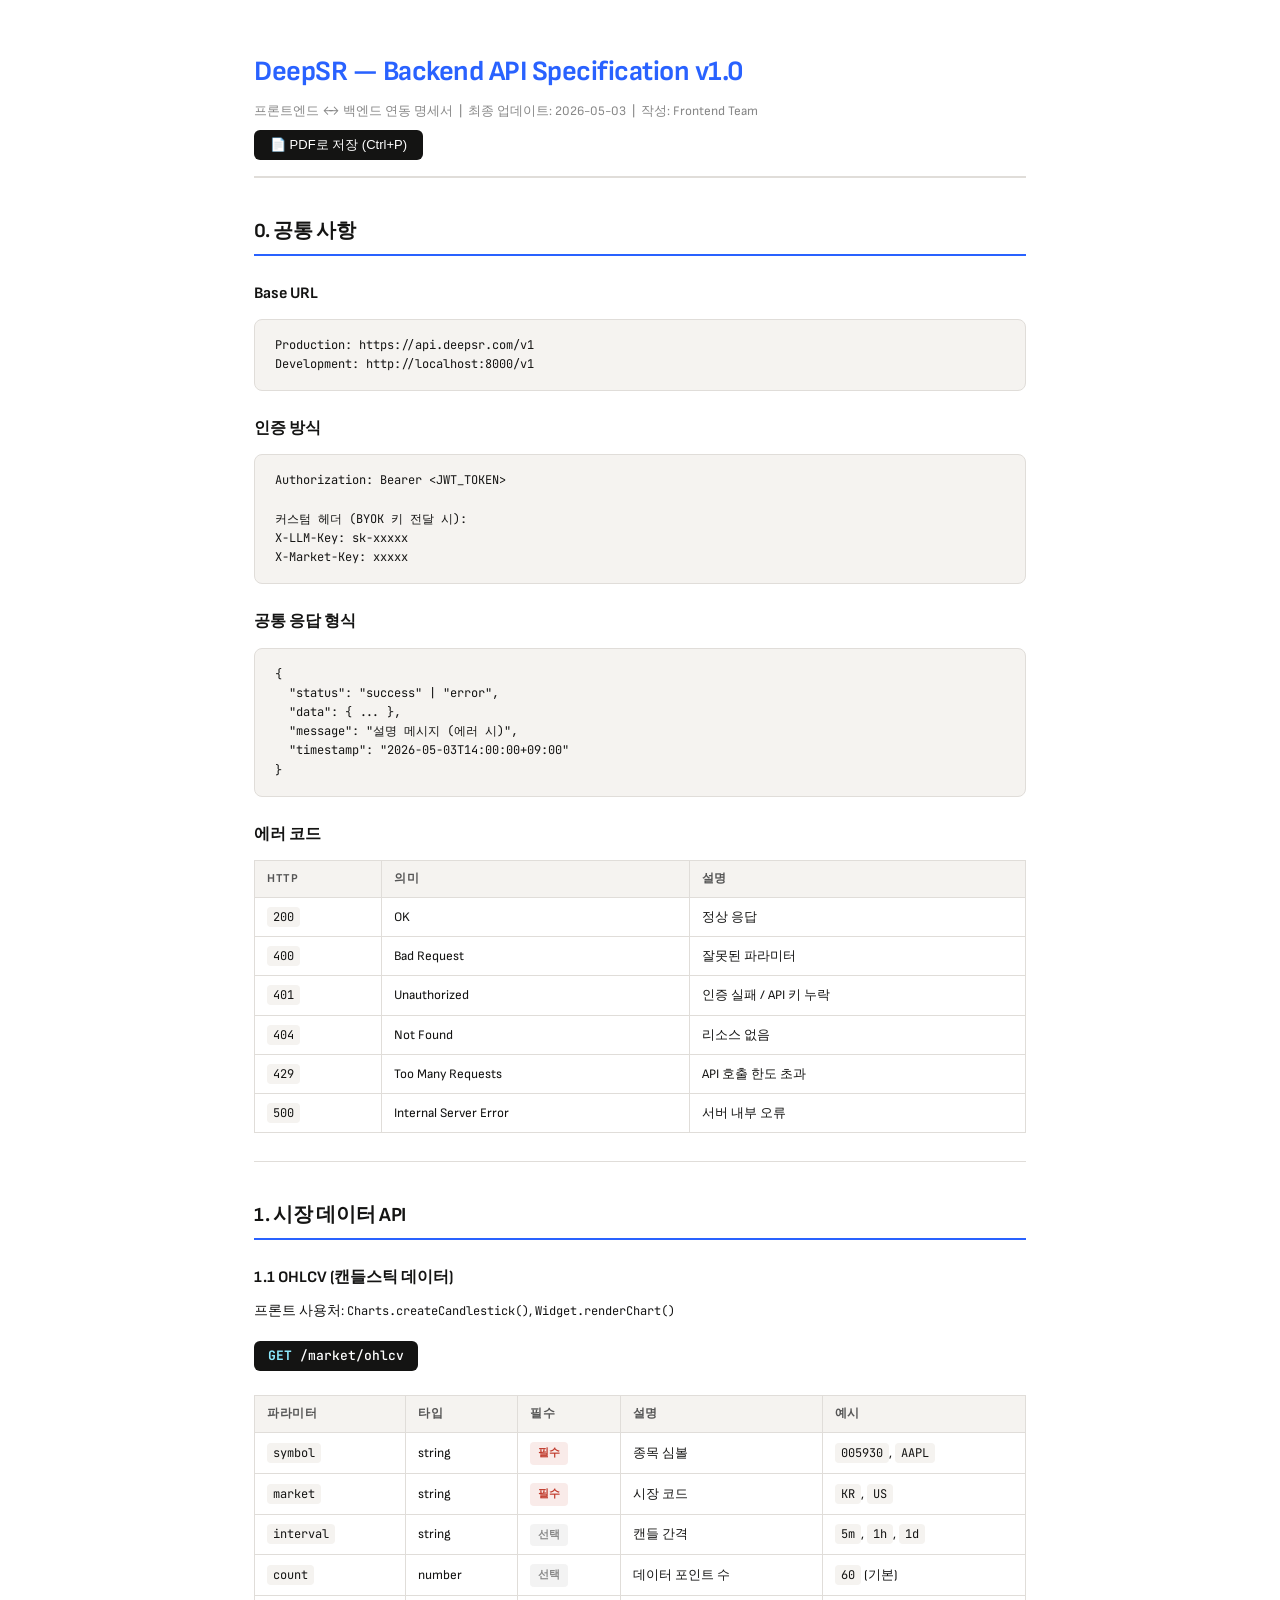
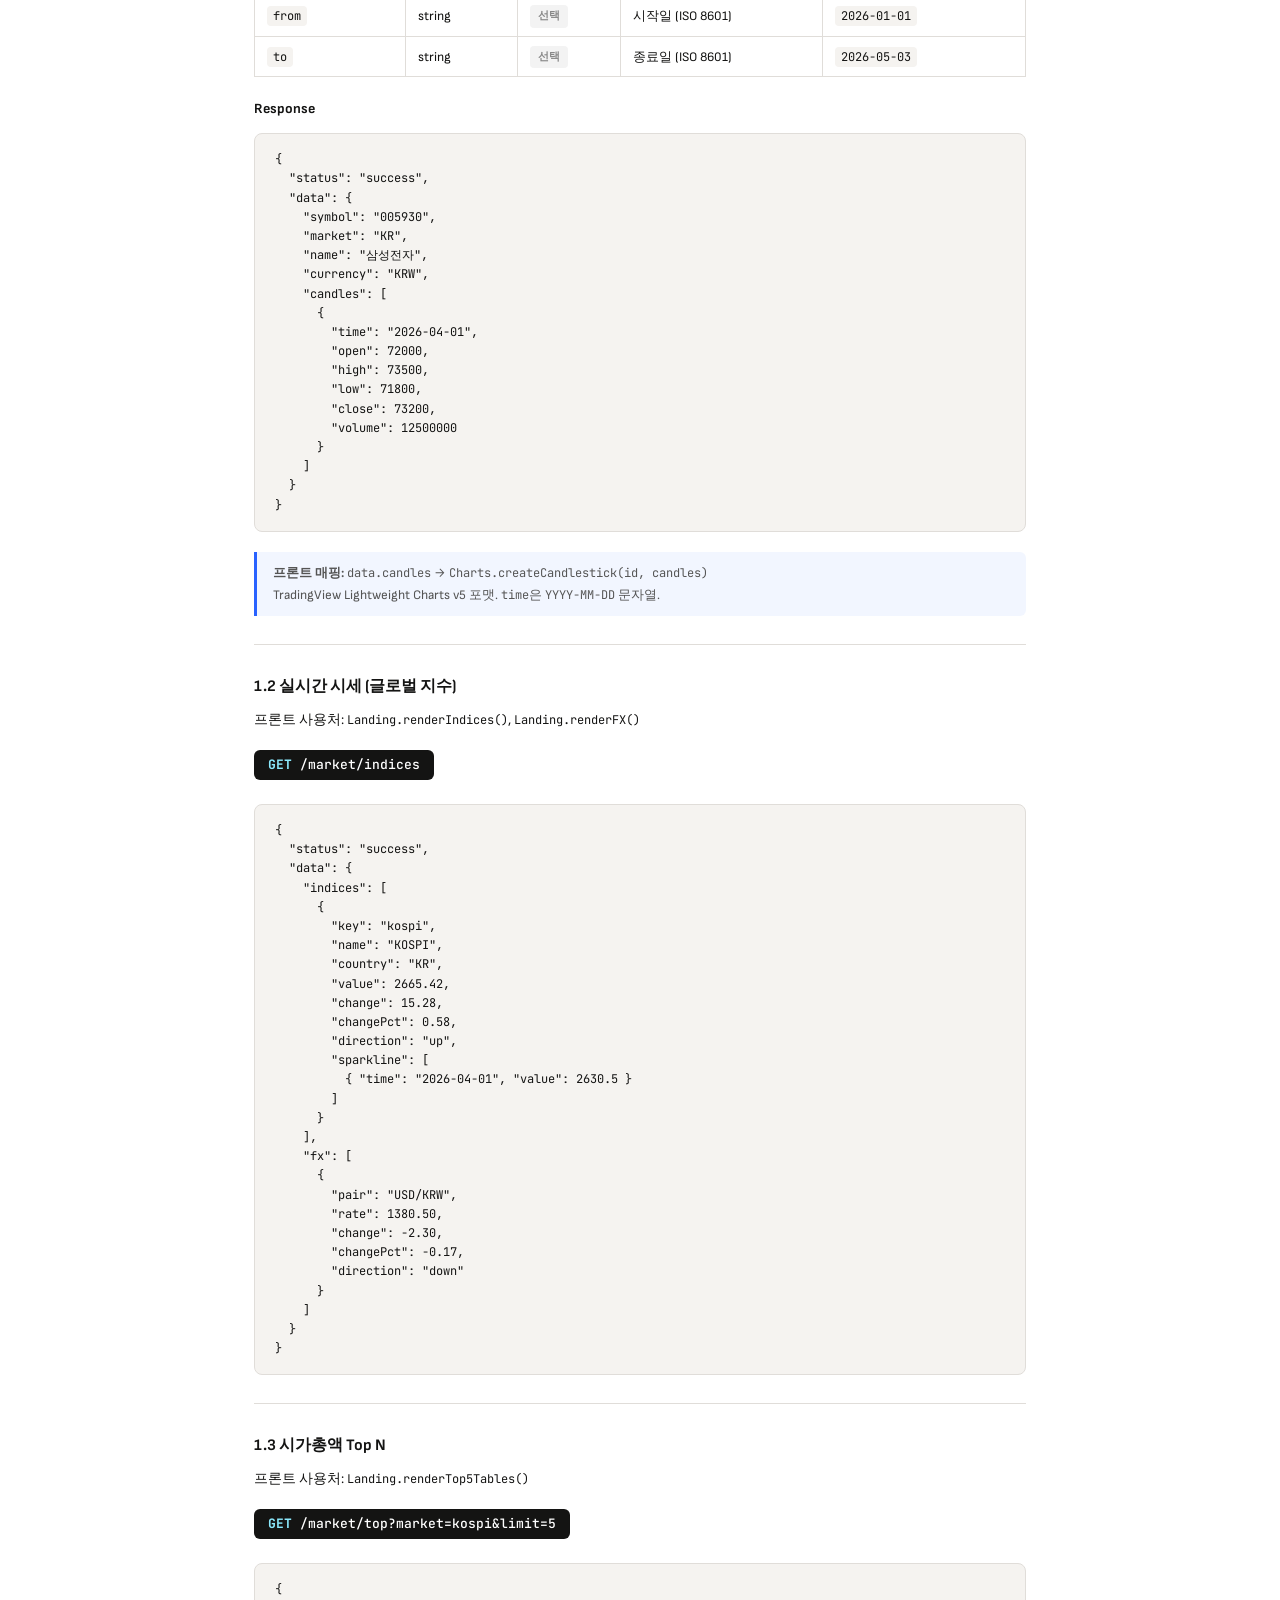
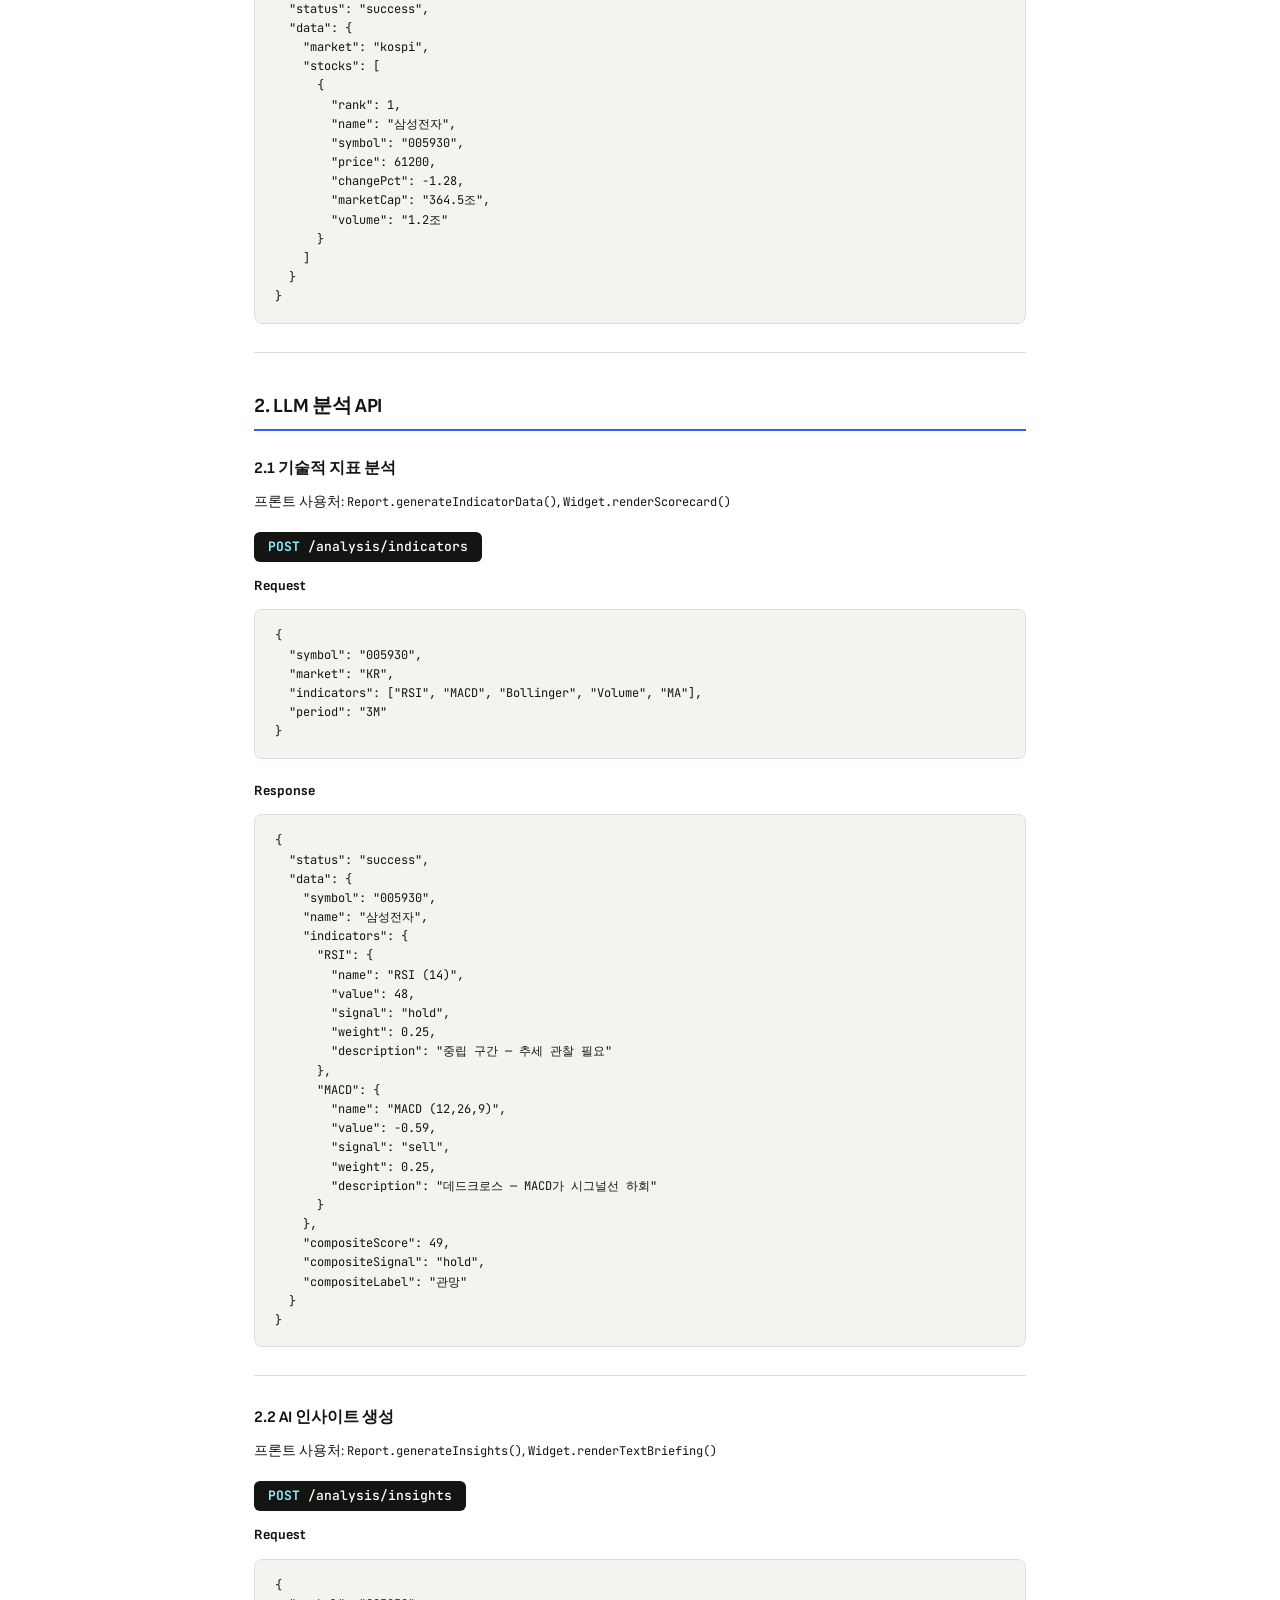
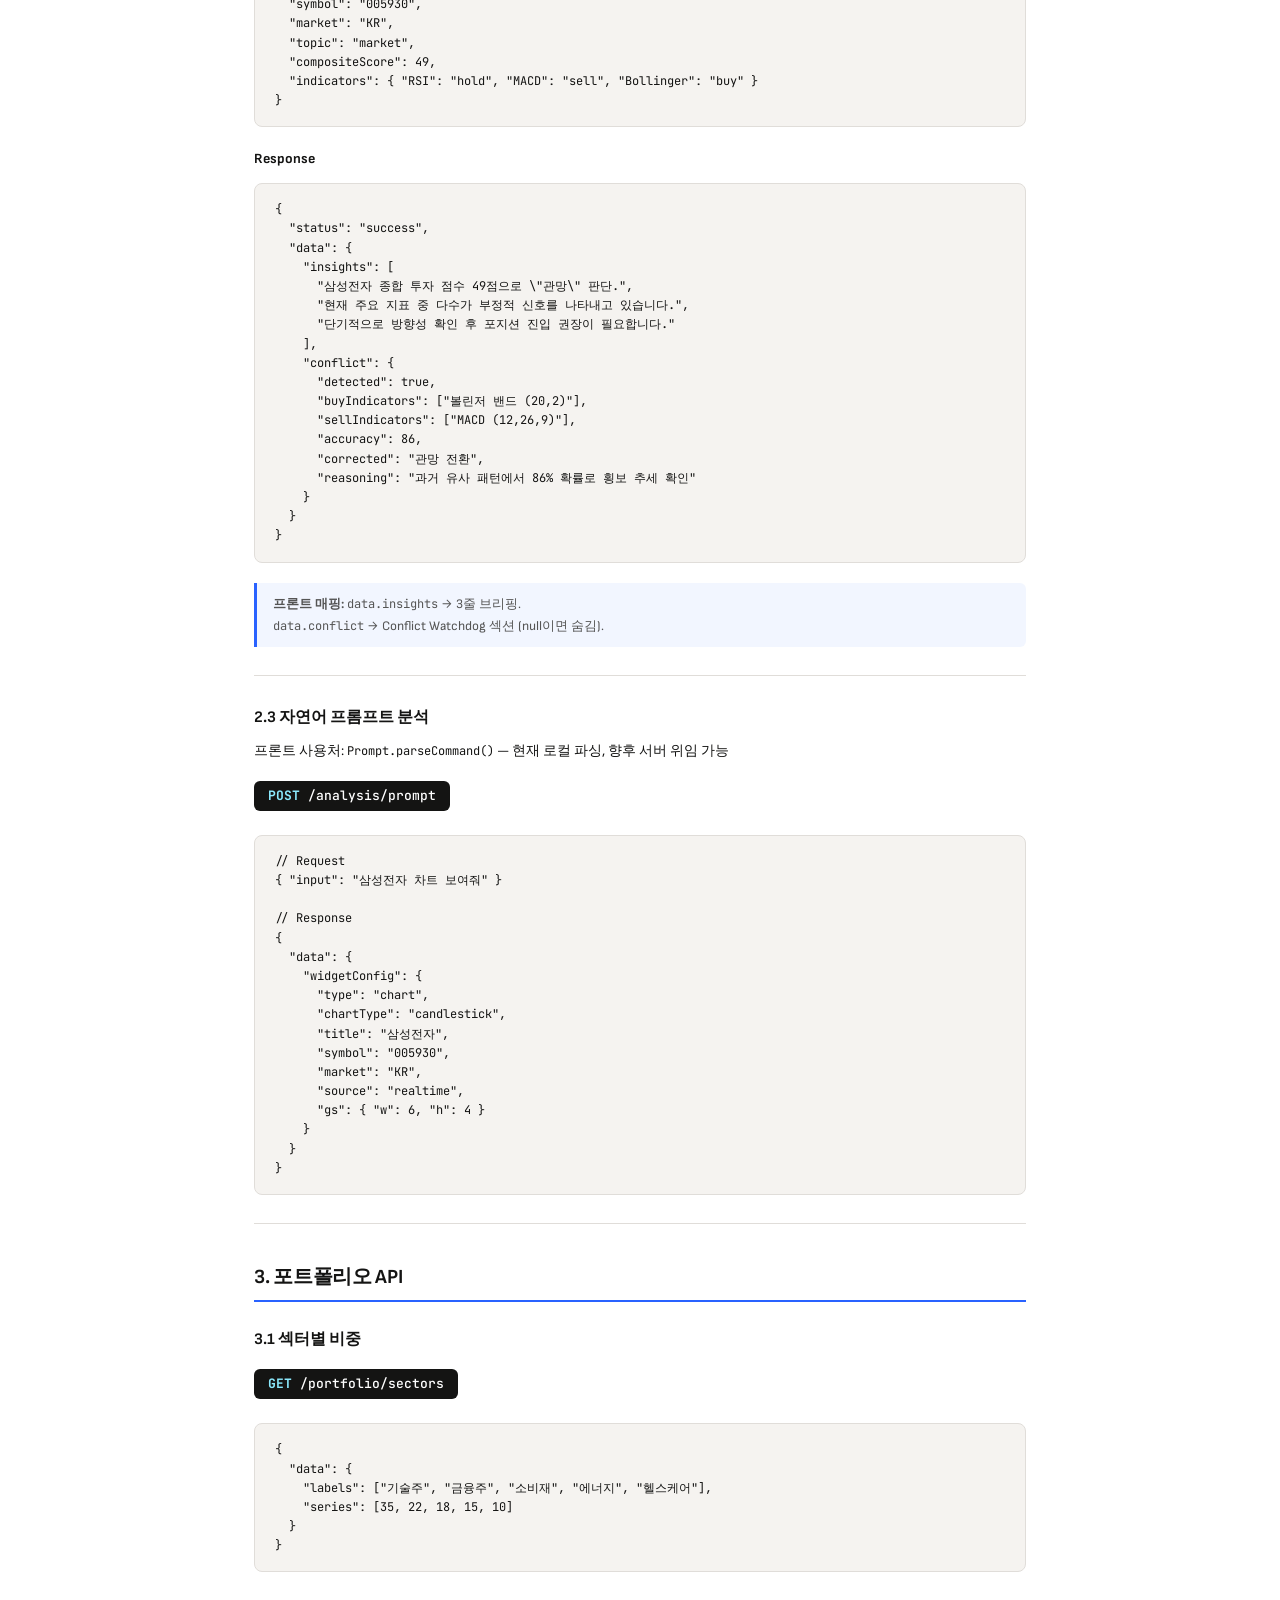
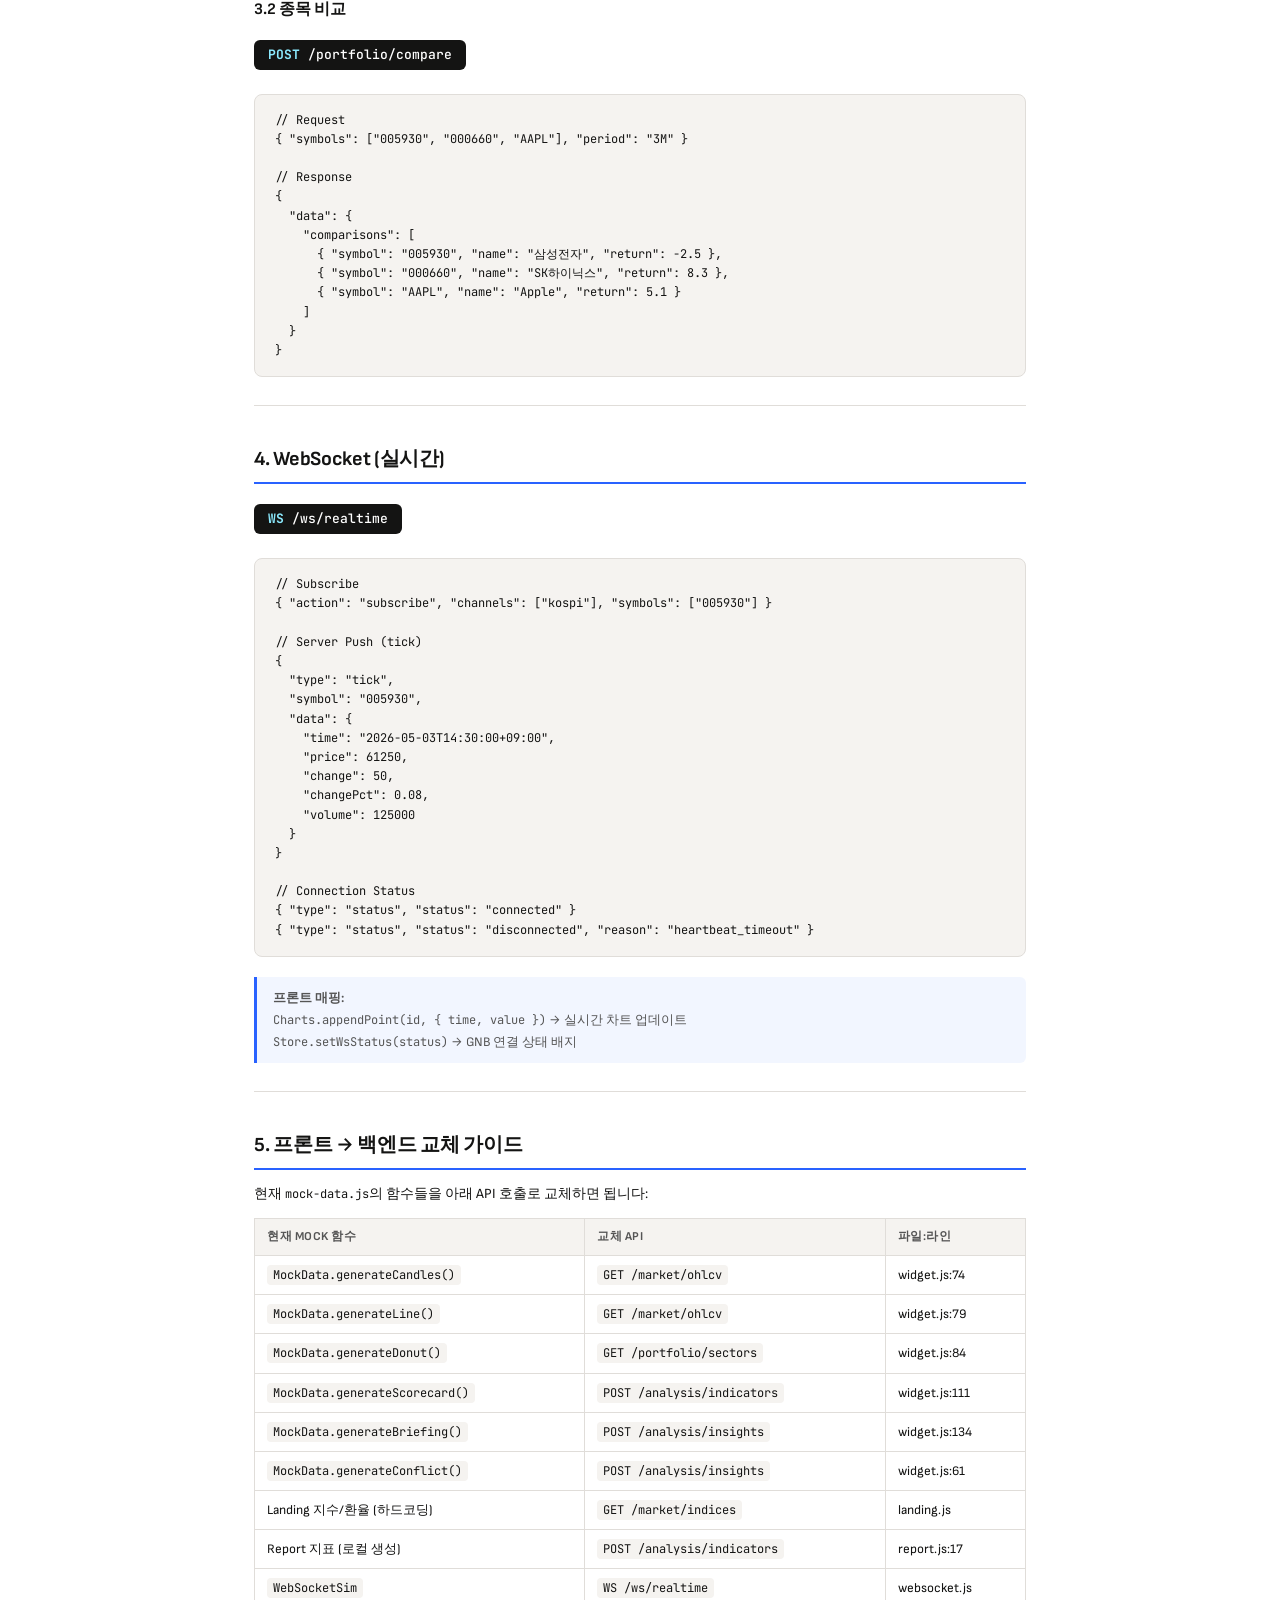
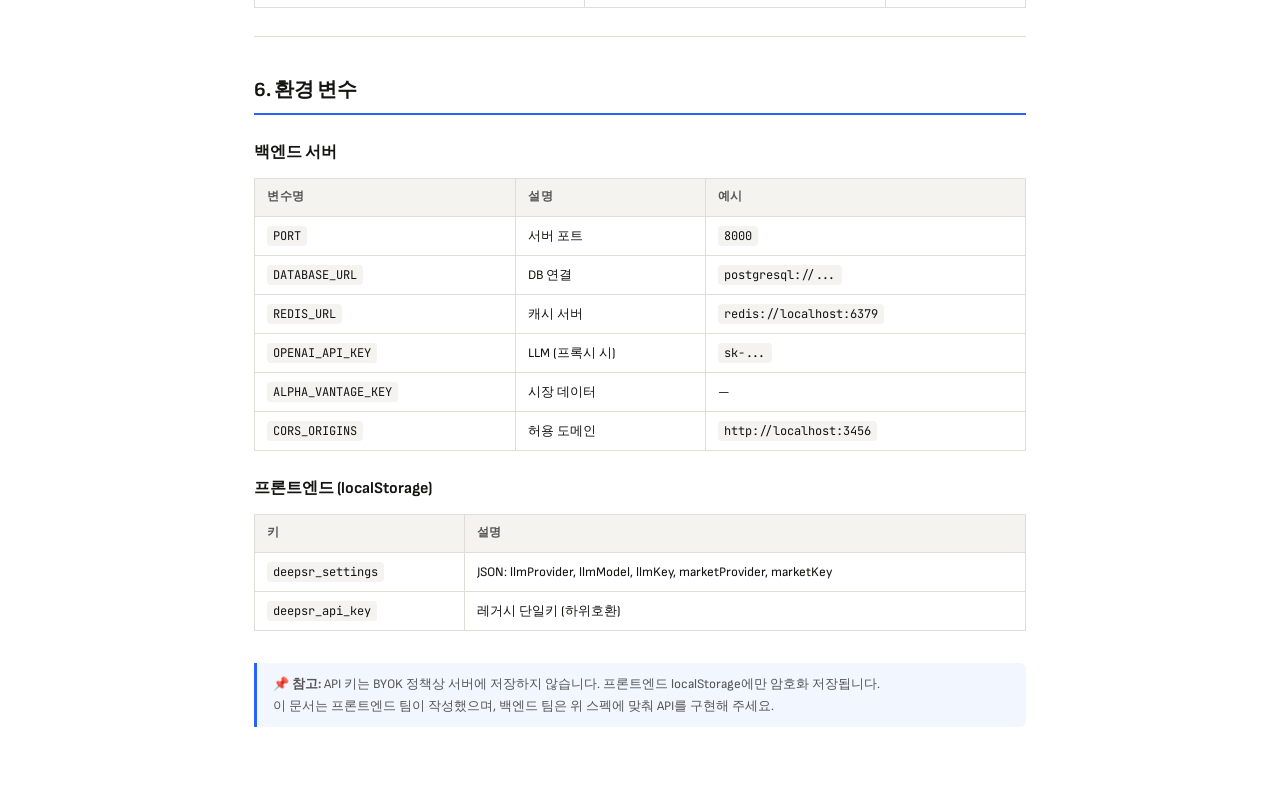
<file: api_spec.html>
<!DOCTYPE html>
<html lang="ko">
<head>
<meta charset="UTF-8">
<title>DeepSR — Backend API Specification v1.0</title>
<style>
  @import url('https://fonts.googleapis.com/css2?family=Sofia+Sans:wght@400;500;700&family=JetBrains+Mono:wght@400;500&display=swap');

  :root {
    --ink: #141413;
    --text-sec: #555;
    --text-muted: #888;
    --border: #e0ddd9;
    --bg-code: #f5f3f0;
    --accent: #2962FF;
    --success: #2D8A56;
    --danger: #C0392B;
    --warning: #E67E22;
  }

  * { margin: 0; padding: 0; box-sizing: border-box; }

  body {
    font-family: 'Sofia Sans', -apple-system, sans-serif;
    color: var(--ink);
    line-height: 1.7;
    padding: 48px 64px;
    max-width: 900px;
    margin: 0 auto;
    font-size: 14px;
  }

  h1 {
    font-size: 28px;
    font-weight: 700;
    letter-spacing: -0.5px;
    margin-bottom: 4px;
    color: var(--accent);
  }
  .subtitle {
    font-size: 13px;
    color: var(--text-muted);
    margin-bottom: 32px;
    border-bottom: 2px solid var(--border);
    padding-bottom: 16px;
  }

  h2 {
    font-size: 20px;
    font-weight: 700;
    margin-top: 36px;
    margin-bottom: 12px;
    padding-bottom: 6px;
    border-bottom: 2px solid var(--accent);
    color: var(--ink);
    letter-spacing: -0.3px;
  }
  h3 {
    font-size: 16px;
    font-weight: 700;
    margin-top: 24px;
    margin-bottom: 8px;
    color: var(--ink);
  }

  p { margin-bottom: 10px; }

  table {
    width: 100%;
    border-collapse: collapse;
    margin: 12px 0 20px;
    font-size: 13px;
  }
  th, td {
    border: 1px solid var(--border);
    padding: 8px 12px;
    text-align: left;
  }
  th {
    background: var(--bg-code);
    font-weight: 700;
    font-size: 12px;
    text-transform: uppercase;
    letter-spacing: 0.5px;
    color: var(--text-sec);
  }
  td code {
    background: var(--bg-code);
    padding: 2px 6px;
    border-radius: 4px;
    font-family: 'JetBrains Mono', monospace;
    font-size: 12px;
  }

  pre {
    background: var(--bg-code);
    border: 1px solid var(--border);
    border-radius: 8px;
    padding: 16px 20px;
    overflow-x: auto;
    margin: 12px 0 20px;
    font-family: 'JetBrains Mono', monospace;
    font-size: 12px;
    line-height: 1.6;
  }

  code {
    font-family: 'JetBrains Mono', monospace;
    font-size: 12px;
  }

  .endpoint {
    display: inline-block;
    background: var(--ink);
    color: #fff;
    padding: 4px 14px;
    border-radius: 6px;
    font-family: 'JetBrains Mono', monospace;
    font-size: 13px;
    font-weight: 500;
    margin: 8px 0 12px;
  }
  .endpoint .method {
    color: #8be9fd;
    font-weight: 700;
  }

  .note {
    background: rgba(41,98,255,0.06);
    border-left: 3px solid var(--accent);
    padding: 10px 16px;
    border-radius: 0 6px 6px 0;
    font-size: 13px;
    color: var(--text-sec);
    margin: 12px 0 20px;
  }

  .badge {
    display: inline-block;
    padding: 2px 8px;
    border-radius: 4px;
    font-size: 11px;
    font-weight: 700;
  }
  .badge--required { background: rgba(192,57,43,0.1); color: var(--danger); }
  .badge--optional { background: rgba(136,136,136,0.1); color: var(--text-muted); }

  hr {
    border: none;
    border-top: 1px solid var(--border);
    margin: 28px 0;
  }

  ul, ol { margin: 8px 0 16px 20px; }
  li { margin-bottom: 4px; }

  @media print {
    body { padding: 24px 32px; font-size: 12px; }
    h1 { font-size: 22px; }
    h2 { font-size: 16px; margin-top: 24px; break-after: avoid; }
    h3 { font-size: 14px; margin-top: 16px; break-after: avoid; }
    pre { font-size: 10px; padding: 10px 14px; break-inside: avoid; }
    table { font-size: 11px; break-inside: avoid; }
    .note { break-inside: avoid; }
    .no-print { display: none; }
  }
</style>
</head>
<body>

<h1>DeepSR — Backend API Specification v1.0</h1>
<div class="subtitle">
  프론트엔드 ↔ 백엔드 연동 명세서 &nbsp;|&nbsp; 최종 업데이트: 2026-05-03 &nbsp;|&nbsp; 작성: Frontend Team
  <br>
  <button class="no-print" onclick="window.print()" style="margin-top:8px;padding:6px 16px;background:#141413;color:#fff;border:none;border-radius:6px;cursor:pointer;font-size:13px;">📄 PDF로 저장 (Ctrl+P)</button>
</div>

<!-- ═══════════════════════════════════════════ -->
<h2>0. 공통 사항</h2>

<h3>Base URL</h3>
<pre>Production: https://api.deepsr.com/v1
Development: http://localhost:8000/v1</pre>

<h3>인증 방식</h3>
<pre>Authorization: Bearer &lt;JWT_TOKEN&gt;

커스텀 헤더 (BYOK 키 전달 시):
X-LLM-Key: sk-xxxxx
X-Market-Key: xxxxx</pre>

<h3>공통 응답 형식</h3>
<pre>{
  "status": "success" | "error",
  "data": { ... },
  "message": "설명 메시지 (에러 시)",
  "timestamp": "2026-05-03T14:00:00+09:00"
}</pre>

<h3>에러 코드</h3>
<table>
  <tr><th>HTTP</th><th>의미</th><th>설명</th></tr>
  <tr><td><code>200</code></td><td>OK</td><td>정상 응답</td></tr>
  <tr><td><code>400</code></td><td>Bad Request</td><td>잘못된 파라미터</td></tr>
  <tr><td><code>401</code></td><td>Unauthorized</td><td>인증 실패 / API 키 누락</td></tr>
  <tr><td><code>404</code></td><td>Not Found</td><td>리소스 없음</td></tr>
  <tr><td><code>429</code></td><td>Too Many Requests</td><td>API 호출 한도 초과</td></tr>
  <tr><td><code>500</code></td><td>Internal Server Error</td><td>서버 내부 오류</td></tr>
</table>

<hr>

<!-- ═══════════════════════════════════════════ -->
<h2>1. 시장 데이터 API</h2>

<h3>1.1 OHLCV (캔들스틱 데이터)</h3>
<p>프론트 사용처: <code>Charts.createCandlestick()</code>, <code>Widget.renderChart()</code></p>
<div class="endpoint"><span class="method">GET</span> /market/ohlcv</div>

<table>
  <tr><th>파라미터</th><th>타입</th><th>필수</th><th>설명</th><th>예시</th></tr>
  <tr><td><code>symbol</code></td><td>string</td><td><span class="badge badge--required">필수</span></td><td>종목 심볼</td><td><code>005930</code>, <code>AAPL</code></td></tr>
  <tr><td><code>market</code></td><td>string</td><td><span class="badge badge--required">필수</span></td><td>시장 코드</td><td><code>KR</code>, <code>US</code></td></tr>
  <tr><td><code>interval</code></td><td>string</td><td><span class="badge badge--optional">선택</span></td><td>캔들 간격</td><td><code>5m</code>, <code>1h</code>, <code>1d</code></td></tr>
  <tr><td><code>count</code></td><td>number</td><td><span class="badge badge--optional">선택</span></td><td>데이터 포인트 수</td><td><code>60</code> (기본)</td></tr>
  <tr><td><code>from</code></td><td>string</td><td><span class="badge badge--optional">선택</span></td><td>시작일 (ISO 8601)</td><td><code>2026-01-01</code></td></tr>
  <tr><td><code>to</code></td><td>string</td><td><span class="badge badge--optional">선택</span></td><td>종료일 (ISO 8601)</td><td><code>2026-05-03</code></td></tr>
</table>

<p><strong>Response</strong></p>
<pre>{
  "status": "success",
  "data": {
    "symbol": "005930",
    "market": "KR",
    "name": "삼성전자",
    "currency": "KRW",
    "candles": [
      {
        "time": "2026-04-01",
        "open": 72000,
        "high": 73500,
        "low": 71800,
        "close": 73200,
        "volume": 12500000
      }
    ]
  }
}</pre>
<div class="note">
  <strong>프론트 매핑:</strong> <code>data.candles</code> → <code>Charts.createCandlestick(id, candles)</code><br>
  TradingView Lightweight Charts v5 포맷. <code>time</code>은 <code>YYYY-MM-DD</code> 문자열.
</div>

<hr>

<h3>1.2 실시간 시세 (글로벌 지수)</h3>
<p>프론트 사용처: <code>Landing.renderIndices()</code>, <code>Landing.renderFX()</code></p>
<div class="endpoint"><span class="method">GET</span> /market/indices</div>
<pre>{
  "status": "success",
  "data": {
    "indices": [
      {
        "key": "kospi",
        "name": "KOSPI",
        "country": "KR",
        "value": 2665.42,
        "change": 15.28,
        "changePct": 0.58,
        "direction": "up",
        "sparkline": [
          { "time": "2026-04-01", "value": 2630.5 }
        ]
      }
    ],
    "fx": [
      {
        "pair": "USD/KRW",
        "rate": 1380.50,
        "change": -2.30,
        "changePct": -0.17,
        "direction": "down"
      }
    ]
  }
}</pre>

<hr>

<h3>1.3 시가총액 Top N</h3>
<p>프론트 사용처: <code>Landing.renderTop5Tables()</code></p>
<div class="endpoint"><span class="method">GET</span> /market/top?market=kospi&amp;limit=5</div>
<pre>{
  "status": "success",
  "data": {
    "market": "kospi",
    "stocks": [
      {
        "rank": 1,
        "name": "삼성전자",
        "symbol": "005930",
        "price": 61200,
        "changePct": -1.28,
        "marketCap": "364.5조",
        "volume": "1.2조"
      }
    ]
  }
}</pre>

<hr>

<!-- ═══════════════════════════════════════════ -->
<h2>2. LLM 분석 API</h2>

<h3>2.1 기술적 지표 분석</h3>
<p>프론트 사용처: <code>Report.generateIndicatorData()</code>, <code>Widget.renderScorecard()</code></p>
<div class="endpoint"><span class="method">POST</span> /analysis/indicators</div>

<p><strong>Request</strong></p>
<pre>{
  "symbol": "005930",
  "market": "KR",
  "indicators": ["RSI", "MACD", "Bollinger", "Volume", "MA"],
  "period": "3M"
}</pre>

<p><strong>Response</strong></p>
<pre>{
  "status": "success",
  "data": {
    "symbol": "005930",
    "name": "삼성전자",
    "indicators": {
      "RSI": {
        "name": "RSI (14)",
        "value": 48,
        "signal": "hold",
        "weight": 0.25,
        "description": "중립 구간 — 추세 관찰 필요"
      },
      "MACD": {
        "name": "MACD (12,26,9)",
        "value": -0.59,
        "signal": "sell",
        "weight": 0.25,
        "description": "데드크로스 — MACD가 시그널선 하회"
      }
    },
    "compositeScore": 49,
    "compositeSignal": "hold",
    "compositeLabel": "관망"
  }
}</pre>

<hr>

<h3>2.2 AI 인사이트 생성</h3>
<p>프론트 사용처: <code>Report.generateInsights()</code>, <code>Widget.renderTextBriefing()</code></p>
<div class="endpoint"><span class="method">POST</span> /analysis/insights</div>

<p><strong>Request</strong></p>
<pre>{
  "symbol": "005930",
  "market": "KR",
  "topic": "market",
  "compositeScore": 49,
  "indicators": { "RSI": "hold", "MACD": "sell", "Bollinger": "buy" }
}</pre>

<p><strong>Response</strong></p>
<pre>{
  "status": "success",
  "data": {
    "insights": [
      "삼성전자 종합 투자 점수 49점으로 \"관망\" 판단.",
      "현재 주요 지표 중 다수가 부정적 신호를 나타내고 있습니다.",
      "단기적으로 방향성 확인 후 포지션 진입 권장이 필요합니다."
    ],
    "conflict": {
      "detected": true,
      "buyIndicators": ["볼린저 밴드 (20,2)"],
      "sellIndicators": ["MACD (12,26,9)"],
      "accuracy": 86,
      "corrected": "관망 전환",
      "reasoning": "과거 유사 패턴에서 86% 확률로 횡보 추세 확인"
    }
  }
}</pre>

<div class="note">
  <strong>프론트 매핑:</strong> <code>data.insights</code> → 3줄 브리핑.<br>
  <code>data.conflict</code> → Conflict Watchdog 섹션 (null이면 숨김).
</div>

<hr>

<h3>2.3 자연어 프롬프트 분석</h3>
<p>프론트 사용처: <code>Prompt.parseCommand()</code> — 현재 로컬 파싱, 향후 서버 위임 가능</p>
<div class="endpoint"><span class="method">POST</span> /analysis/prompt</div>

<pre>// Request
{ "input": "삼성전자 차트 보여줘" }

// Response
{
  "data": {
    "widgetConfig": {
      "type": "chart",
      "chartType": "candlestick",
      "title": "삼성전자",
      "symbol": "005930",
      "market": "KR",
      "source": "realtime",
      "gs": { "w": 6, "h": 4 }
    }
  }
}</pre>

<hr>

<!-- ═══════════════════════════════════════════ -->
<h2>3. 포트폴리오 API</h2>

<h3>3.1 섹터별 비중</h3>
<div class="endpoint"><span class="method">GET</span> /portfolio/sectors</div>
<pre>{
  "data": {
    "labels": ["기술주", "금융주", "소비재", "에너지", "헬스케어"],
    "series": [35, 22, 18, 15, 10]
  }
}</pre>

<h3>3.2 종목 비교</h3>
<div class="endpoint"><span class="method">POST</span> /portfolio/compare</div>
<pre>// Request
{ "symbols": ["005930", "000660", "AAPL"], "period": "3M" }

// Response
{
  "data": {
    "comparisons": [
      { "symbol": "005930", "name": "삼성전자", "return": -2.5 },
      { "symbol": "000660", "name": "SK하이닉스", "return": 8.3 },
      { "symbol": "AAPL", "name": "Apple", "return": 5.1 }
    ]
  }
}</pre>

<hr>

<!-- ═══════════════════════════════════════════ -->
<h2>4. WebSocket (실시간)</h2>

<div class="endpoint"><span class="method">WS</span> /ws/realtime</div>

<pre>// Subscribe
{ "action": "subscribe", "channels": ["kospi"], "symbols": ["005930"] }

// Server Push (tick)
{
  "type": "tick",
  "symbol": "005930",
  "data": {
    "time": "2026-05-03T14:30:00+09:00",
    "price": 61250,
    "change": 50,
    "changePct": 0.08,
    "volume": 125000
  }
}

// Connection Status
{ "type": "status", "status": "connected" }
{ "type": "status", "status": "disconnected", "reason": "heartbeat_timeout" }</pre>

<div class="note">
  <strong>프론트 매핑:</strong><br>
  <code>Charts.appendPoint(id, { time, value })</code> → 실시간 차트 업데이트<br>
  <code>Store.setWsStatus(status)</code> → GNB 연결 상태 배지
</div>

<hr>

<!-- ═══════════════════════════════════════════ -->
<h2>5. 프론트 → 백엔드 교체 가이드</h2>

<p>현재 <code>mock-data.js</code>의 함수들을 아래 API 호출로 교체하면 됩니다:</p>

<table>
  <tr><th>현재 Mock 함수</th><th>교체 API</th><th>파일:라인</th></tr>
  <tr><td><code>MockData.generateCandles()</code></td><td><code>GET /market/ohlcv</code></td><td>widget.js:74</td></tr>
  <tr><td><code>MockData.generateLine()</code></td><td><code>GET /market/ohlcv</code></td><td>widget.js:79</td></tr>
  <tr><td><code>MockData.generateDonut()</code></td><td><code>GET /portfolio/sectors</code></td><td>widget.js:84</td></tr>
  <tr><td><code>MockData.generateScorecard()</code></td><td><code>POST /analysis/indicators</code></td><td>widget.js:111</td></tr>
  <tr><td><code>MockData.generateBriefing()</code></td><td><code>POST /analysis/insights</code></td><td>widget.js:134</td></tr>
  <tr><td><code>MockData.generateConflict()</code></td><td><code>POST /analysis/insights</code></td><td>widget.js:61</td></tr>
  <tr><td>Landing 지수/환율 (하드코딩)</td><td><code>GET /market/indices</code></td><td>landing.js</td></tr>
  <tr><td>Report 지표 (로컬 생성)</td><td><code>POST /analysis/indicators</code></td><td>report.js:17</td></tr>
  <tr><td><code>WebSocketSim</code></td><td><code>WS /ws/realtime</code></td><td>websocket.js</td></tr>
</table>

<hr>

<h2>6. 환경 변수</h2>

<h3>백엔드 서버</h3>
<table>
  <tr><th>변수명</th><th>설명</th><th>예시</th></tr>
  <tr><td><code>PORT</code></td><td>서버 포트</td><td><code>8000</code></td></tr>
  <tr><td><code>DATABASE_URL</code></td><td>DB 연결</td><td><code>postgresql://...</code></td></tr>
  <tr><td><code>REDIS_URL</code></td><td>캐시 서버</td><td><code>redis://localhost:6379</code></td></tr>
  <tr><td><code>OPENAI_API_KEY</code></td><td>LLM (프록시 시)</td><td><code>sk-...</code></td></tr>
  <tr><td><code>ALPHA_VANTAGE_KEY</code></td><td>시장 데이터</td><td>—</td></tr>
  <tr><td><code>CORS_ORIGINS</code></td><td>허용 도메인</td><td><code>http://localhost:3456</code></td></tr>
</table>

<h3>프론트엔드 (localStorage)</h3>
<table>
  <tr><th>키</th><th>설명</th></tr>
  <tr><td><code>deepsr_settings</code></td><td>JSON: llmProvider, llmModel, llmKey, marketProvider, marketKey</td></tr>
  <tr><td><code>deepsr_api_key</code></td><td>레거시 단일키 (하위호환)</td></tr>
</table>

<div class="note" style="margin-top:32px;">
  <strong>📌 참고:</strong> API 키는 BYOK 정책상 서버에 저장하지 않습니다. 프론트엔드 localStorage에만 암호화 저장됩니다.<br>
  이 문서는 프론트엔드 팀이 작성했으며, 백엔드 팀은 위 스펙에 맞춰 API를 구현해 주세요.
</div>

</body>
</html>
</file>
